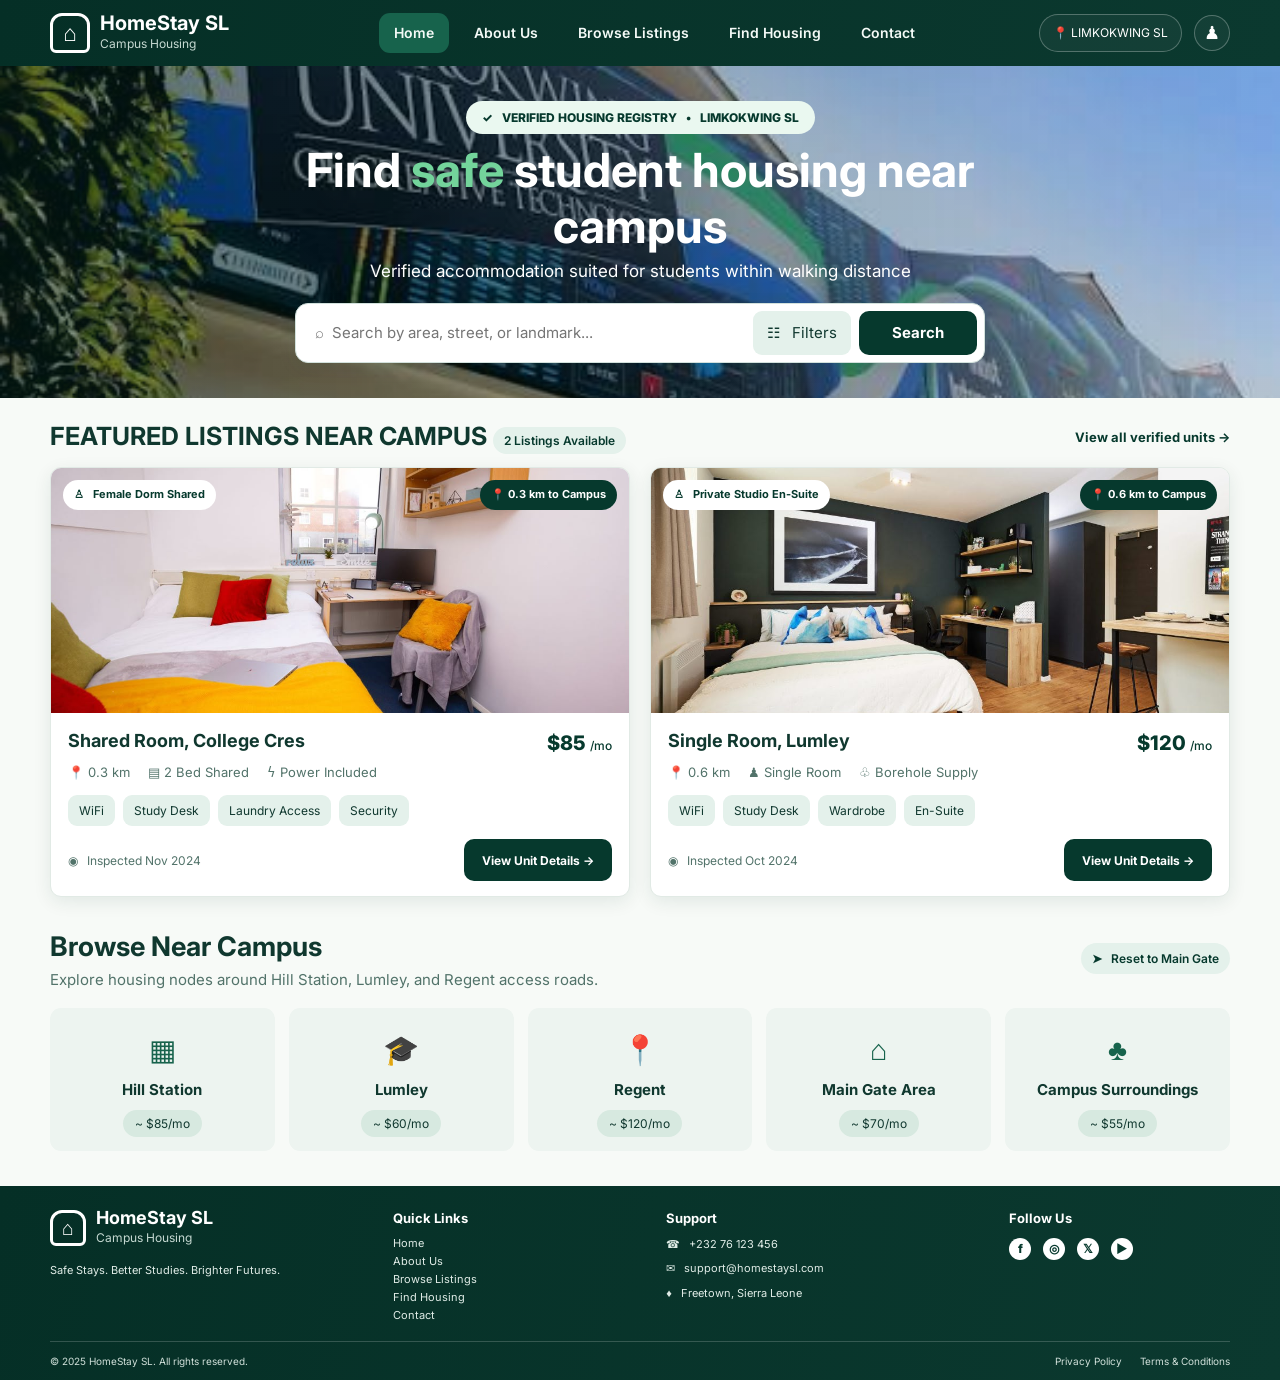
<file: index.html>
<!doctype html>
<html lang="en">
<head>
  <meta charset="utf-8">
  <meta name="viewport" content="width=device-width, initial-scale=1">
  <title>HomeStay SL | Campus Housing</title>
  <link rel="stylesheet" href="styles.css">
</head>
<body>
  <header class="site-header">
    <nav class="navbar container" aria-label="Main navigation">
      <a class="brand" href="index.html">
        <span class="brand-mark">⌂</span>
        <span class="brand-copy"><strong>HomeStay SL</strong><span>Campus Housing</span></span>
      </a>
      <div class="nav-links">
        <a class="active" href="index.html">Home</a>
        <a href="about.html">About Us</a>
        <a href="listings.html">Browse Listings</a>
        <a href="find-housing.html">Find Housing</a>
        <a href="contact.html">Contact</a>
      </div>
      <div class="nav-actions">
        <span class="campus-pill">📍 LIMKOKWING SL</span>
        <span class="user-icon">♟</span>
      </div>
    </nav>
  </header>

  <main>
    <section class="home-hero">
      <div class="hero-content">
        <span class="hero-badge">✓ &nbsp; VERIFIED HOUSING REGISTRY &nbsp; • &nbsp; LIMKOKWING SL</span>
        <h1>Find <span>safe</span> student housing near campus</h1>
        <p>Verified accommodation suited for students within walking distance</p>
        <form class="search-bar" action="listings.html">
          <input aria-label="Search location" placeholder="⌕  Search by area, street, or landmark...">
          <button class="filter-button" type="button">☷ &nbsp; Filters</button>
          <button class="btn" type="submit">Search</button>
        </form>
      </div>
    </section>

    <section class="home-section container">
      <div class="section-heading">
        <h2>FEATURED LISTINGS NEAR CAMPUS <span class="tag">2 Listings Available</span></h2>
        <a href="listings.html">View all verified units →</a>
      </div>

      <div class="listing-grid">
        <article class="listing-card">
          <div class="listing-image">
            <img src="./image/WhatsApp Image 2026-10-24 at 9.28.36 AM.jpeg" alt="Shared student bedroom">
            <span class="image-label">♙ &nbsp; Female Dorm Shared</span>
            <span class="image-label right">📍 0.3 km to Campus</span>
          </div>
          <div class="listing-content">
            <div class="listing-title-row">
              <h3>Shared Room, College Cres</h3>
              <div class="price">$85 <small>/mo</small></div>
            </div>
            <div class="listing-meta"><span>📍 0.3 km</span><span>▤ 2 Bed Shared</span><span>ϟ Power Included</span></div>
            <div class="amenities"><span>WiFi</span><span>Study Desk</span><span>Laundry Access</span><span>Security</span></div>
            <div class="card-bottom"><span>◉ &nbsp; Inspected Nov 2024</span><a class="btn" href="listings.html">View Unit Details →</a></div>
          </div>
        </article>

        <article class="listing-card">
          <div class="listing-image">
            <img src="./image/WhatsApp Image 2026-10-24 at 9.33.35 AM.jpeg" alt="Private student studio bedroom">
            <span class="image-label">♙ &nbsp; Private Studio En-Suite</span>
            <span class="image-label right">📍 0.6 km to Campus</span>
          </div>
          <div class="listing-content">
            <div class="listing-title-row">
              <h3>Single Room, Lumley</h3>
              <div class="price">$120 <small>/mo</small></div>
            </div>
            <div class="listing-meta"><span>📍 0.6 km</span><span>♟ Single Room</span><span>♧ Borehole Supply</span></div>
            <div class="amenities"><span>WiFi</span><span>Study Desk</span><span>Wardrobe</span><span>En-Suite</span></div>
            <div class="card-bottom"><span>◉ &nbsp; Inspected Oct 2024</span><a class="btn" href="listings.html">View Unit Details →</a></div>
          </div>
        </article>
      </div>
    </section>

    <section class="browse-section container">
      <div class="browse-intro">
        <div>
          <h2>Browse Near Campus</h2>
          <p>Explore housing nodes around Hill Station, Lumley, and Regent access roads.</p>
        </div>
        <a class="tag" href="listings.html">➤ &nbsp; Reset to Main Gate</a>
      </div>
      <div class="area-grid">
        <a class="area-card" href="listings.html"><span class="area-icon">▦</span><strong>Hill Station</strong><span>~ $85/mo</span></a>
        <a class="area-card" href="listings.html"><span class="area-icon">🎓</span><strong>Lumley</strong><span>~ $60/mo</span></a>
        <a class="area-card" href="listings.html"><span class="area-icon">📍</span><strong>Regent</strong><span>~ $120/mo</span></a>
        <a class="area-card" href="listings.html"><span class="area-icon">⌂</span><strong>Main Gate Area</strong><span>~ $70/mo</span></a>
        <a class="area-card" href="listings.html"><span class="area-icon">♣</span><strong>Campus Surroundings</strong><span>~ $55/mo</span></a>
      </div>
    </section>
  </main>

  <footer class="site-footer">
    <div class="footer-main container">
      <div>
        <a class="brand footer-brand" href="index.html"><span class="brand-mark">⌂</span><span class="brand-copy"><strong>HomeStay SL</strong><span>Campus Housing</span></span></a>
        <p>Safe Stays. Better Studies. Brighter Futures.</p>
      </div>
      <div class="footer-links"><h3>Quick Links</h3><a href="index.html">Home</a><a href="about.html">About Us</a><a href="listings.html">Browse Listings</a><a href="listings.html">Find Housing</a><a href="contact.html">Contact</a></div>
      <div><h3>Support</h3><p>☎ &nbsp; +232 76 123 456</p><p>✉ &nbsp; support@homestaysl.com</p><p>♦ &nbsp; Freetown, Sierra Leone</p></div>
      <div><h3>Follow Us</h3><div class="footer-socials"><a href="#">f</a><a href="#">◎</a><a href="#">𝕏</a><a href="#">▶</a></div></div>
    </div>
    <div class="footer-bottom container"><span>© 2025 HomeStay SL. All rights reserved.</span><span class="footer-policy"><a href="#">Privacy Policy</a><a href="#">Terms &amp; Conditions</a></span></div>
  </footer>
</body>
</html>
</file>
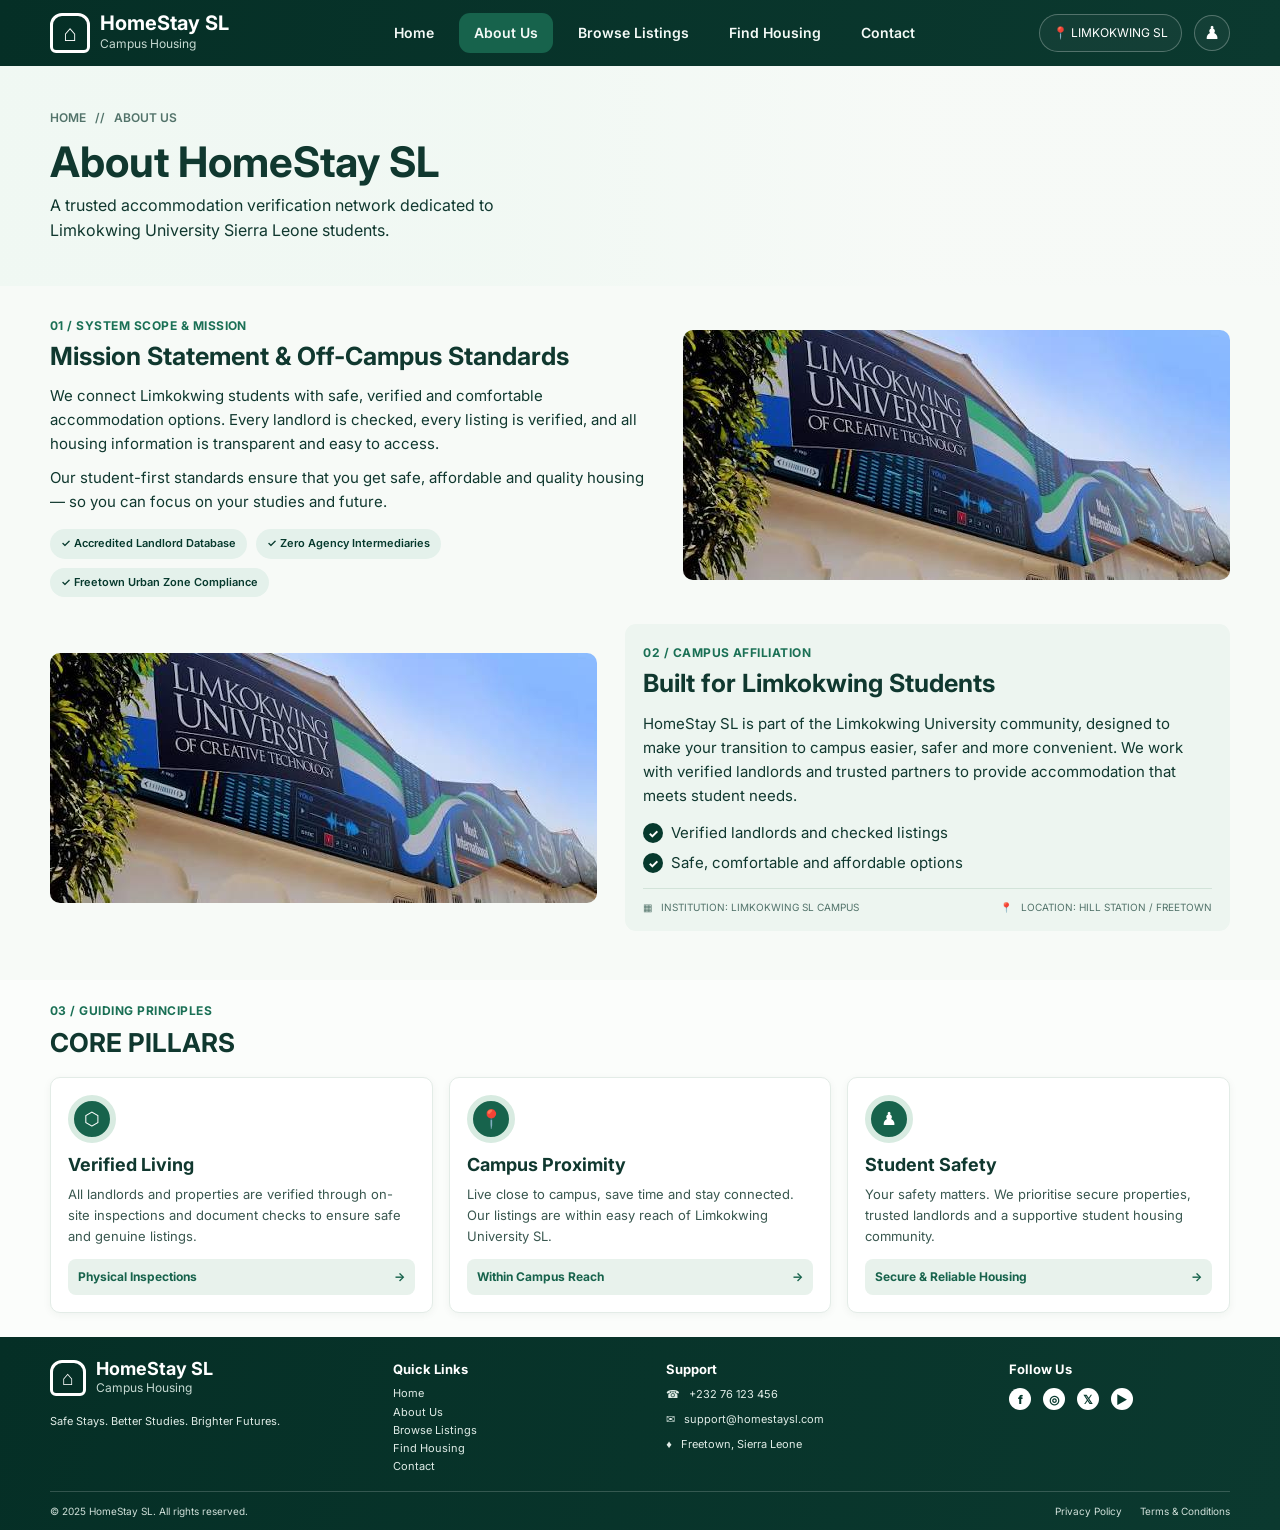
<file: about.html>
<!doctype html>
<html lang="en">
<head>
  <meta charset="utf-8">
  <meta name="viewport" content="width=device-width, initial-scale=1">
  <title>About Us | HomeStay SL</title>
  <link rel="stylesheet" href="styles.css">
</head>
<body>
  <header class="site-header">
    <nav class="navbar container" aria-label="Main navigation">
      <a class="brand" href="index.html"><span class="brand-mark">⌂</span><span class="brand-copy"><strong>HomeStay SL</strong><span>Campus Housing</span></span></a>
      <div class="nav-links">
        <a href="index.html">Home</a><a class="active" href="about.html">About Us</a><a href="listings.html">Browse Listings</a><a href="find-housing.html">Find Housing</a><a href="contact.html">Contact</a>
      </div>
      <div class="nav-actions"><span class="campus-pill">📍 LIMKOKWING SL</span><span class="user-icon">♟</span></div>
    </nav>
  </header>

  <main>
    <section class="about-banner">
      <div class="about-banner-content">
        <div class="breadcrumb">HOME &nbsp; // &nbsp; ABOUT US</div>
        <h1>About HomeStay SL</h1>
        <p>A trusted accommodation verification network dedicated to Limkokwing University Sierra Leone students.</p>
      </div>
    </section>

    <section class="about-content container">
      <div class="about-row">
        <div class="about-copy">
          <span class="eyebrow">01 / SYSTEM SCOPE &amp; MISSION</span>
          <h2>Mission Statement &amp; Off-Campus Standards</h2>
          <p>We connect Limkokwing students with safe, verified and comfortable accommodation options. Every landlord is checked, every listing is verified, and all housing information is transparent and easy to access.</p>
          <p>Our student-first standards ensure that you get safe, affordable and quality housing — so you can focus on your studies and future.</p>
          <div class="badge-row"><span class="tag">✓ Accredited Landlord Database</span><span class="tag">✓ Zero Agency Intermediaries</span><span class="tag">✓ Freetown Urban Zone Compliance</span></div>
        </div>
        <img class="about-photo" src="./image/images.jpg" alt="University residence building">
      </div>

      <div class="about-row reverse">
        <img class="about-photo" src="./image/images.jpg" alt="University campus entrance">
        <div class="affiliation-panel about-copy">
          <span class="eyebrow">02 / CAMPUS AFFILIATION</span>
          <h2>Built for Limkokwing Students</h2>
          <p>HomeStay SL is part of the Limkokwing University community, designed to make your transition to campus easier, safer and more convenient. We work with verified landlords and trusted partners to provide accommodation that meets student needs.</p>
          <ul class="check-list"><li>Verified landlords and checked listings</li><li>Safe, comfortable and affordable options</li></ul>
          <div class="panel-footer"><span>▦ &nbsp; Institution: Limkokwing SL Campus</span><span>📍 &nbsp; Location: Hill Station / Freetown</span></div>
        </div>
      </div>
    </section>

    <section class="pillars-section">
      <div class="container">
        <span class="eyebrow">03 / GUIDING PRINCIPLES</span>
        <h2>CORE PILLARS</h2>
        <div class="pillar-grid">
          <article class="pillar-card"><span class="pillar-icon">⬡</span><h3>Verified Living</h3><p>All landlords and properties are verified through on-site inspections and document checks to ensure safe and genuine listings.</p><a class="pillar-link" href="listings.html">Physical Inspections <span>→</span></a></article>
          <article class="pillar-card"><span class="pillar-icon">📍</span><h3>Campus Proximity</h3><p>Live close to campus, save time and stay connected. Our listings are within easy reach of Limkokwing University SL.</p><a class="pillar-link" href="listings.html">Within Campus Reach <span>→</span></a></article>
          <article class="pillar-card"><span class="pillar-icon">♟</span><h3>Student Safety</h3><p>Your safety matters. We prioritise secure properties, trusted landlords and a supportive student housing community.</p><a class="pillar-link" href="contact.html">Secure &amp; Reliable Housing <span>→</span></a></article>
        </div>
      </div>
    </section>
  </main>

  <footer class="site-footer">
    <div class="footer-main container">
      <div><a class="brand footer-brand" href="index.html"><span class="brand-mark">⌂</span><span class="brand-copy"><strong>HomeStay SL</strong><span>Campus Housing</span></span></a><p>Safe Stays. Better Studies. Brighter Futures.</p></div>
      <div class="footer-links"><h3>Quick Links</h3><a href="index.html">Home</a><a href="about.html">About Us</a><a href="listings.html">Browse Listings</a><a href="listings.html">Find Housing</a><a href="contact.html">Contact</a></div>
      <div><h3>Support</h3><p>☎ &nbsp; +232 76 123 456</p><p>✉ &nbsp; support@homestaysl.com</p><p>♦ &nbsp; Freetown, Sierra Leone</p></div>
      <div><h3>Follow Us</h3><div class="footer-socials"><a href="#">f</a><a href="#">◎</a><a href="#">𝕏</a><a href="#">▶</a></div></div>
    </div>
    <div class="footer-bottom container"><span>© 2025 HomeStay SL. All rights reserved.</span><span class="footer-policy"><a href="#">Privacy Policy</a><a href="#">Terms &amp; Conditions</a></span></div>
  </footer>
</body>
</html>
</file>
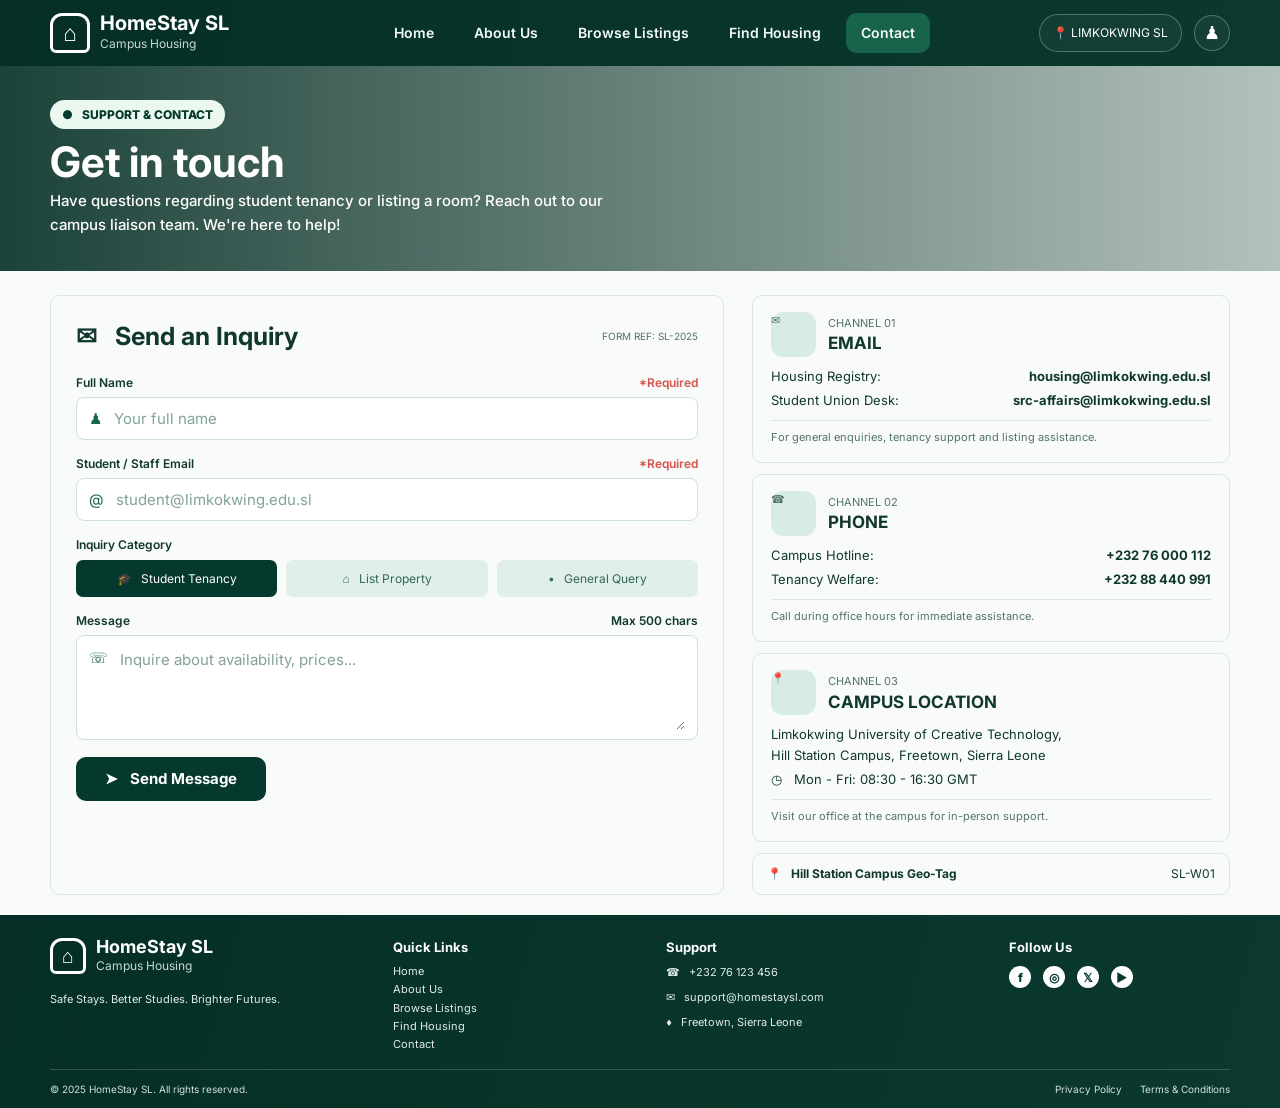
<file: contact.html>
<!doctype html>
<html lang="en">
<head>
  <meta charset="utf-8">
  <meta name="viewport" content="width=device-width, initial-scale=1">
  <title>Contact | HomeStay SL</title>
  <link rel="stylesheet" href="styles.css">
</head>
<body>
  <header class="site-header">
    <nav class="navbar container" aria-label="Main navigation">
      <a class="brand" href="index.html"><span class="brand-mark">⌂</span><span class="brand-copy"><strong>HomeStay SL</strong><span>Campus Housing</span></span></a>
      <div class="nav-links">
        <a href="index.html">Home</a><a href="about.html">About Us</a><a href="listings.html">Browse Listings</a><a href="find-housing.html">Find Housing</a><a class="active" href="contact.html">Contact</a>
      </div>
      <div class="nav-actions"><span class="campus-pill">📍 LIMKOKWING SL</span><span class="user-icon">♟</span></div>
    </nav>
  </header>

  <main>
    <section class="contact-hero">
      <div class="contact-hero-content">
        <span class="hero-badge">● &nbsp; SUPPORT &amp; CONTACT</span>
        <h1>Get in touch</h1>
        <p>Have questions regarding student tenancy or listing a room? Reach out to our campus liaison team. We're here to help!</p>
      </div>
    </section>

    <section class="contact-main container">
      <div class="contact-layout">
        <form class="inquiry-form" action="#" method="post">
          <div class="form-heading">
            <h2>✉ &nbsp; Send an Inquiry</h2>
            <span class="form-ref">Form Ref: SL-2025</span>
          </div>

          <div class="form-group">
            <label class="form-label" for="full-name"><span>Full Name</span><span class="required">*Required</span></label>
            <div class="input-wrap"><span>♟</span><input id="full-name" name="name" placeholder="Your full name" required></div>
          </div>

          <div class="form-group">
            <label class="form-label" for="email"><span>Student / Staff Email</span><span class="required">*Required</span></label>
            <div class="input-wrap"><span>@</span><input id="email" name="email" type="email" placeholder="student@limkokwing.edu.sl" required></div>
          </div>

          <div class="form-group">
            <span class="form-label">Inquiry Category</span>
            <div class="category-options">
              <label><input type="radio" name="category" value="tenancy" checked> 🎓 &nbsp; Student Tenancy</label>
              <label><input type="radio" name="category" value="listing"> ⌂ &nbsp; List Property</label>
              <label><input type="radio" name="category" value="general"> • &nbsp; General Query</label>
            </div>
          </div>

          <div class="form-group">
            <label class="form-label" for="message"><span>Message</span><span class="muted">Max 500 chars</span></label>
            <div class="input-wrap message"><span>☏</span><textarea id="message" name="message" maxlength="500" placeholder="Inquire about availability, prices..."></textarea></div>
          </div>

          <button class="btn submit-button" type="submit">➤ &nbsp; Send Message</button>
        </form>

        <aside class="contact-info">
          <article class="contact-card">
            <div class="contact-card-heading"><span class="contact-icon">✉</span><div><span>Channel 01</span><h3>EMAIL</h3></div></div>
            <div class="contact-lines"><p><span>Housing Registry:</span><strong>housing@limkokwing.edu.sl</strong></p><p><span>Student Union Desk:</span><strong>src-affairs@limkokwing.edu.sl</strong></p></div>
            <p class="contact-note">For general enquiries, tenancy support and listing assistance.</p>
          </article>

          <article class="contact-card">
            <div class="contact-card-heading"><span class="contact-icon">☎</span><div><span>Channel 02</span><h3>PHONE</h3></div></div>
            <div class="contact-lines"><p><span>Campus Hotline:</span><strong>+232 76 000 112</strong></p><p><span>Tenancy Welfare:</span><strong>+232 88 440 991</strong></p></div>
            <p class="contact-note">Call during office hours for immediate assistance.</p>
          </article>

          <article class="contact-card">
            <div class="contact-card-heading"><span class="contact-icon">📍</span><div><span>Channel 03</span><h3>CAMPUS LOCATION</h3></div></div>
            <div class="contact-lines"><p>Limkokwing University of Creative Technology,<br>Hill Station Campus, Freetown, Sierra Leone</p><p>◷ &nbsp; Mon - Fri: 08:30 - 16:30 GMT</p></div>
            <p class="contact-note">Visit our office at the campus for in-person support.</p>
          </article>

          <div class="geo-tag"><strong>📍 &nbsp; Hill Station Campus Geo-Tag</strong><span>SL-W01</span></div>
        </aside>
      </div>
    </section>
  </main>

  <footer class="site-footer">
    <div class="footer-main container">
      <div><a class="brand footer-brand" href="index.html"><span class="brand-mark">⌂</span><span class="brand-copy"><strong>HomeStay SL</strong><span>Campus Housing</span></span></a><p>Safe Stays. Better Studies. Brighter Futures.</p></div>
      <div class="footer-links"><h3>Quick Links</h3><a href="index.html">Home</a><a href="about.html">About Us</a><a href="listings.html">Browse Listings</a><a href="listings.html">Find Housing</a><a href="contact.html">Contact</a></div>
      <div><h3>Support</h3><p>☎ &nbsp; +232 76 123 456</p><p>✉ &nbsp; support@homestaysl.com</p><p>♦ &nbsp; Freetown, Sierra Leone</p></div>
      <div><h3>Follow Us</h3><div class="footer-socials"><a href="#">f</a><a href="#">◎</a><a href="#">𝕏</a><a href="#">▶</a></div></div>
    </div>
    <div class="footer-bottom container"><span>© 2025 HomeStay SL. All rights reserved.</span><span class="footer-policy"><a href="#">Privacy Policy</a><a href="#">Terms &amp; Conditions</a></span></div>
  </footer>
</body>
</html>
</file>
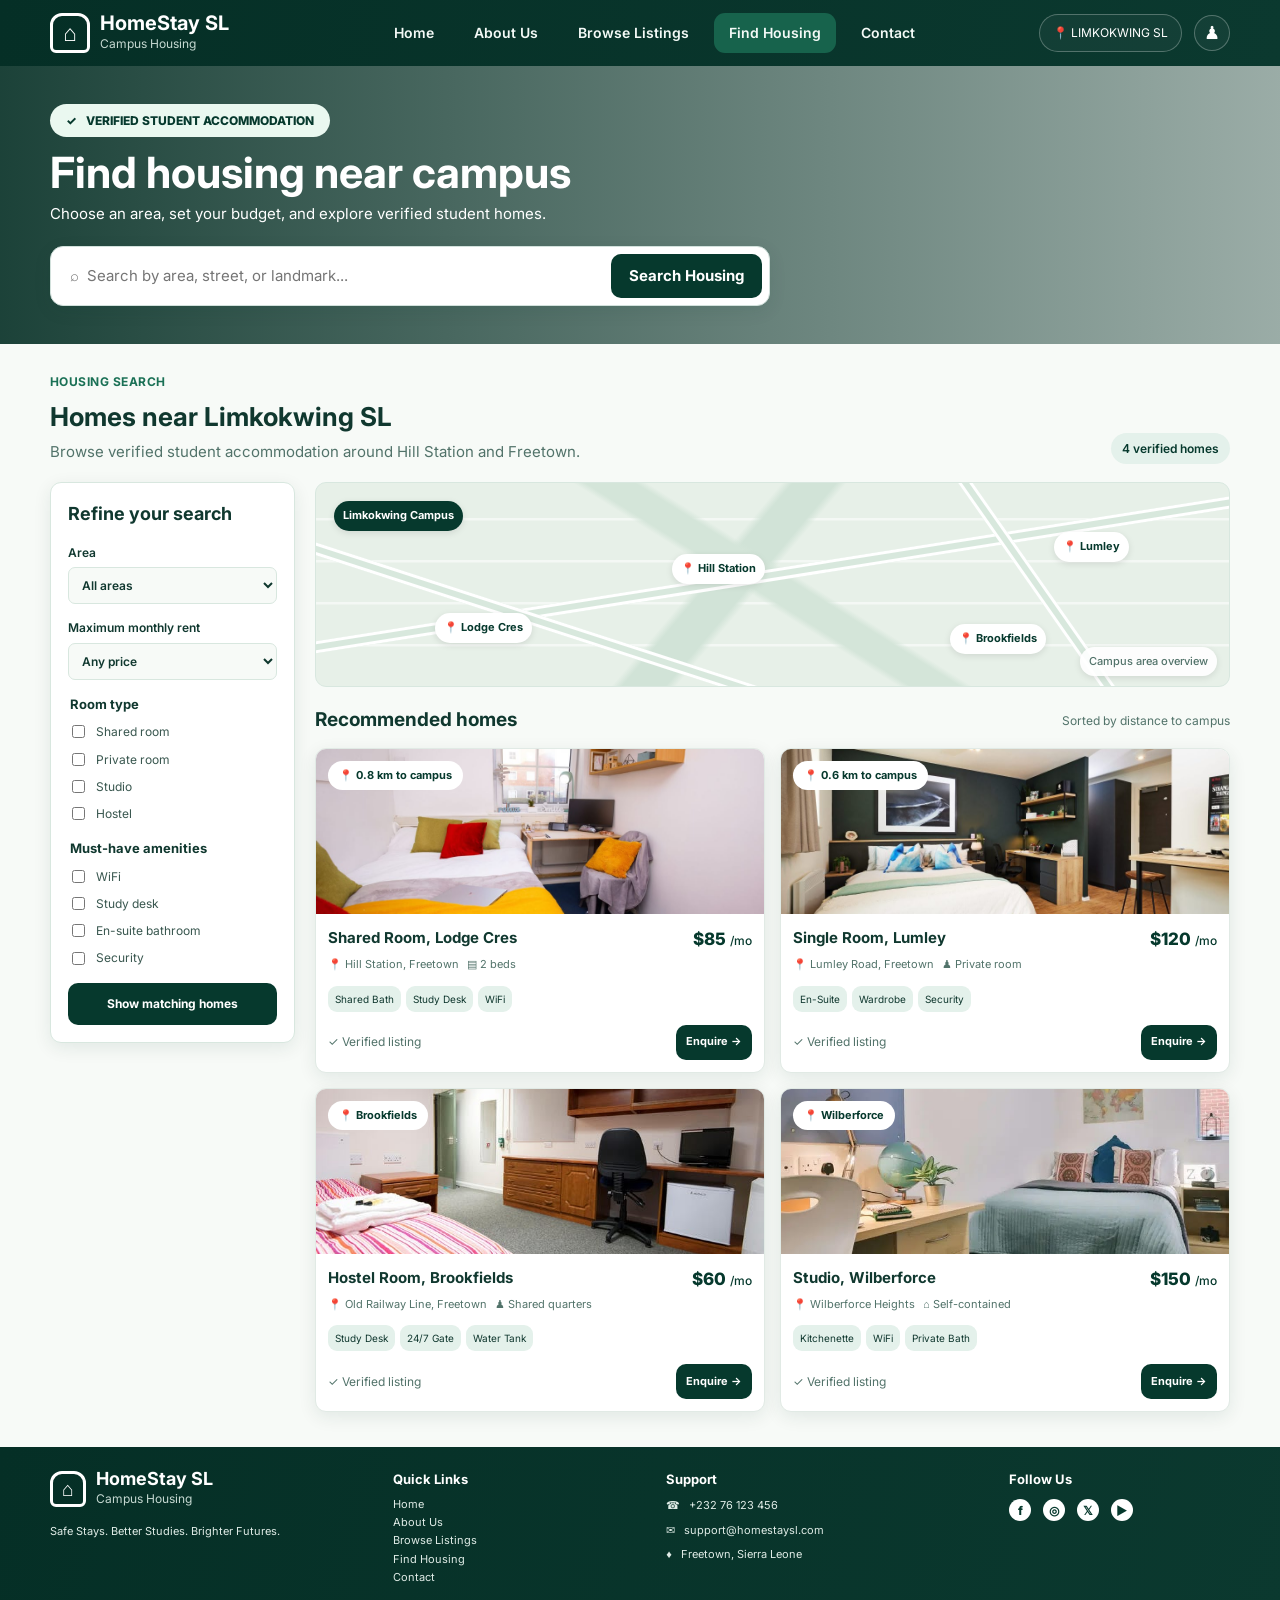
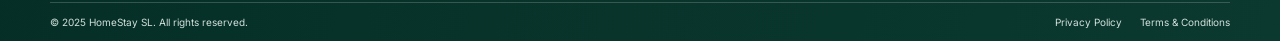
<file: find-housing.html>
<!doctype html>
<html lang="en">
<head>
  <meta charset="utf-8">
  <meta name="viewport" content="width=device-width, initial-scale=1">
  <title>Find Housing | HomeStay SL</title>
  <link rel="stylesheet" href="styles.css">
</head>
<body>
  <header class="site-header">
    <nav class="navbar container" aria-label="Main navigation">
      <a class="brand" href="index.html">
        <span class="brand-mark">⌂</span>
        <span class="brand-copy">
          <strong>HomeStay SL</strong>
          <span>Campus Housing</span>
        </span>
      </a>

      <div class="nav-links">
        <a href="index.html">Home</a>
        <a href="about.html">About Us</a>
        <a href="listings.html">Browse Listings</a>
        <a class="active" href="find-housing.html">Find Housing</a>
        <a href="contact.html">Contact</a>
      </div>

      <div class="nav-actions">
        <span class="campus-pill">📍 LIMKOKWING SL</span>
        <span class="user-icon">♟</span>
      </div>
    </nav>
  </header>

  <main>
    <section class="find-hero">
      <div class="container">
        <span class="hero-badge">✓ &nbsp; VERIFIED STUDENT ACCOMMODATION</span>
        <h1>Find housing near campus</h1>
        <p>Choose an area, set your budget, and explore verified student homes.</p>

        <form class="search-bar" action="listings.html">
          <input
            type="search"
            aria-label="Search by location"
            placeholder="⌕  Search by area, street, or landmark..."
          >
          <button class="btn" type="submit">Search Housing</button>
        </form>
      </div>
    </section>

    <section class="find-main container">
      <div class="find-heading">
        <div>
          <span class="eyebrow">HOUSING SEARCH</span>
          <h2>Homes near Limkokwing SL</h2>
          <p>Browse verified student accommodation around Hill Station and Freetown.</p>
        </div>
        <span class="tag">4 verified homes</span>
      </div>

      <div class="find-layout">
        <aside class="find-filters">
          <h3>Refine your search</h3>

          <label class="find-field">
            <span>Area</span>
            <select>
              <option>All areas</option>
              <option>Hill Station</option>
              <option>Lumley</option>
              <option>Brookfields</option>
              <option>Wilberforce</option>
            </select>
          </label>

          <label class="find-field">
            <span>Maximum monthly rent</span>
            <select>
              <option>Any price</option>
              <option>Up to $75</option>
              <option>Up to $100</option>
              <option>Up to $150</option>
            </select>
          </label>

          <fieldset class="find-checks">
            <legend>Room type</legend>
            <label><input type="checkbox"> Shared room</label>
            <label><input type="checkbox"> Private room</label>
            <label><input type="checkbox"> Studio</label>
            <label><input type="checkbox"> Hostel</label>
          </fieldset>

          <fieldset class="find-checks">
            <legend>Must-have amenities</legend>
            <label><input type="checkbox"> WiFi</label>
            <label><input type="checkbox"> Study desk</label>
            <label><input type="checkbox"> En-suite bathroom</label>
            <label><input type="checkbox"> Security</label>
          </fieldset>

          <a class="btn find-filter-button" href="listings.html">Show matching homes</a>
        </aside>

        <div class="find-results">
          <div class="find-map">
            <div class="map-road road-one"></div>
            <div class="map-road road-two"></div>
            <div class="map-road road-three"></div>
            <span class="map-campus">Limkokwing Campus</span>
            <span class="map-pin pin-one">📍 Hill Station</span>
            <span class="map-pin pin-two">📍 Lodge Cres</span>
            <span class="map-pin pin-three">📍 Lumley</span>
            <span class="map-pin pin-four">📍 Brookfields</span>
            <span class="map-caption">Campus area overview</span>
          </div>

          <div class="find-result-heading">
            <h3>Recommended homes</h3>
            <span>Sorted by distance to campus</span>
          </div>

          <div class="find-listings">
            <article class="listing-card">
              <div class="listing-image">
                <img
                  src="./image/WhatsApp Image 2026-10-24 at 9.28.36 AM.jpeg"
                  alt="Shared student bedroom"
                >
                <span class="image-label">📍 0.8 km to campus</span>
              </div>
              <div class="listing-content">
                <div class="listing-title-row">
                  <h3>Shared Room, Lodge Cres</h3>
                  <div class="price">$85 <small>/mo</small></div>
                </div>
                <div class="listing-meta">
                  <span>📍 Hill Station, Freetown</span>
                  <span>▤ 2 beds</span>
                </div>
                <div class="amenities">
                  <span>Shared Bath</span>
                  <span>Study Desk</span>
                  <span>WiFi</span>
                </div>
                <div class="card-bottom">
                  <span>✓ Verified listing</span>
                  <a class="btn" href="contact.html">Enquire →</a>
                </div>
              </div>
            </article>

            <article class="listing-card">
              <div class="listing-image">
                <img
                  src="./image/WhatsApp Image 2026-10-24 at 9.33.35 AM.jpeg"
                  alt="Private student room"
                >
                <span class="image-label">📍 0.6 km to campus</span>
              </div>
              <div class="listing-content">
                <div class="listing-title-row">
                  <h3>Single Room, Lumley</h3>
                  <div class="price">$120 <small>/mo</small></div>
                </div>
                <div class="listing-meta">
                  <span>📍 Lumley Road, Freetown</span>
                  <span>♟ Private room</span>
                </div>
                <div class="amenities">
                  <span>En-Suite</span>
                  <span>Wardrobe</span>
                  <span>Security</span>
                </div>
                <div class="card-bottom">
                  <span>✓ Verified listing</span>
                  <a class="btn" href="contact.html">Enquire →</a>
                </div>
              </div>
            </article>

            <article class="listing-card">
              <div class="listing-image">
                <img
                  src="./image/WhatsApp Image 2026-10-24 at 9.33.36 AM.jpeg"
                  alt="Budget student hostel room"
                >
                <span class="image-label">📍 Brookfields</span>
              </div>
              <div class="listing-content">
                <div class="listing-title-row">
                  <h3>Hostel Room, Brookfields</h3>
                  <div class="price">$60 <small>/mo</small></div>
                </div>
                <div class="listing-meta">
                  <span>📍 Old Railway Line, Freetown</span>
                  <span>♟ Shared quarters</span>
                </div>
                <div class="amenities">
                  <span>Study Desk</span>
                  <span>24/7 Gate</span>
                  <span>Water Tank</span>
                </div>
                <div class="card-bottom">
                  <span>✓ Verified listing</span>
                  <a class="btn" href="contact.html">Enquire →</a>
                </div>
              </div>
            </article>

            <article class="listing-card">
              <div class="listing-image">
                <img
                  src="./image/WhatsApp Image 2026-10-24 at 9.46.55 AM.jpeg"
                  alt="Self-contained studio apartment"
                >
                <span class="image-label">📍 Wilberforce</span>
              </div>
              <div class="listing-content">
                <div class="listing-title-row">
                  <h3>Studio, Wilberforce</h3>
                  <div class="price">$150 <small>/mo</small></div>
                </div>
                <div class="listing-meta">
                  <span>📍 Wilberforce Heights</span>
                  <span>⌂ Self-contained</span>
                </div>
                <div class="amenities">
                  <span>Kitchenette</span>
                  <span>WiFi</span>
                  <span>Private Bath</span>
                </div>
                <div class="card-bottom">
                  <span>✓ Verified listing</span>
                  <a class="btn" href="contact.html">Enquire →</a>
                </div>
              </div>
            </article>
          </div>
        </div>
      </div>
    </section>
  </main>

  <footer class="site-footer">
    <div class="footer-main container">
      <div>
        <a class="brand footer-brand" href="index.html">
          <span class="brand-mark">⌂</span>
          <span class="brand-copy">
            <strong>HomeStay SL</strong>
            <span>Campus Housing</span>
          </span>
        </a>
        <p>Safe Stays. Better Studies. Brighter Futures.</p>
      </div>

      <div class="footer-links">
        <h3>Quick Links</h3>
        <a href="index.html">Home</a>
        <a href="about.html">About Us</a>
        <a href="listings.html">Browse Listings</a>
        <a href="find-housing.html">Find Housing</a>
        <a href="contact.html">Contact</a>
      </div>

      <div>
        <h3>Support</h3>
        <p>☎ &nbsp; +232 76 123 456</p>
        <p>✉ &nbsp; support@homestaysl.com</p>
        <p>♦ &nbsp; Freetown, Sierra Leone</p>
      </div>

      <div>
        <h3>Follow Us</h3>
        <div class="footer-socials">
          <a href="#">f</a><a href="#">◎</a><a href="#">𝕏</a><a href="#">▶</a>
        </div>
      </div>
    </div>

    <div class="footer-bottom container">
      <span>© 2025 HomeStay SL. All rights reserved.</span>
      <span class="footer-policy">
        <a href="#">Privacy Policy</a>
        <a href="#">Terms &amp; Conditions</a>
      </span>
    </div>
  </footer>
</body>
</html>
</file>
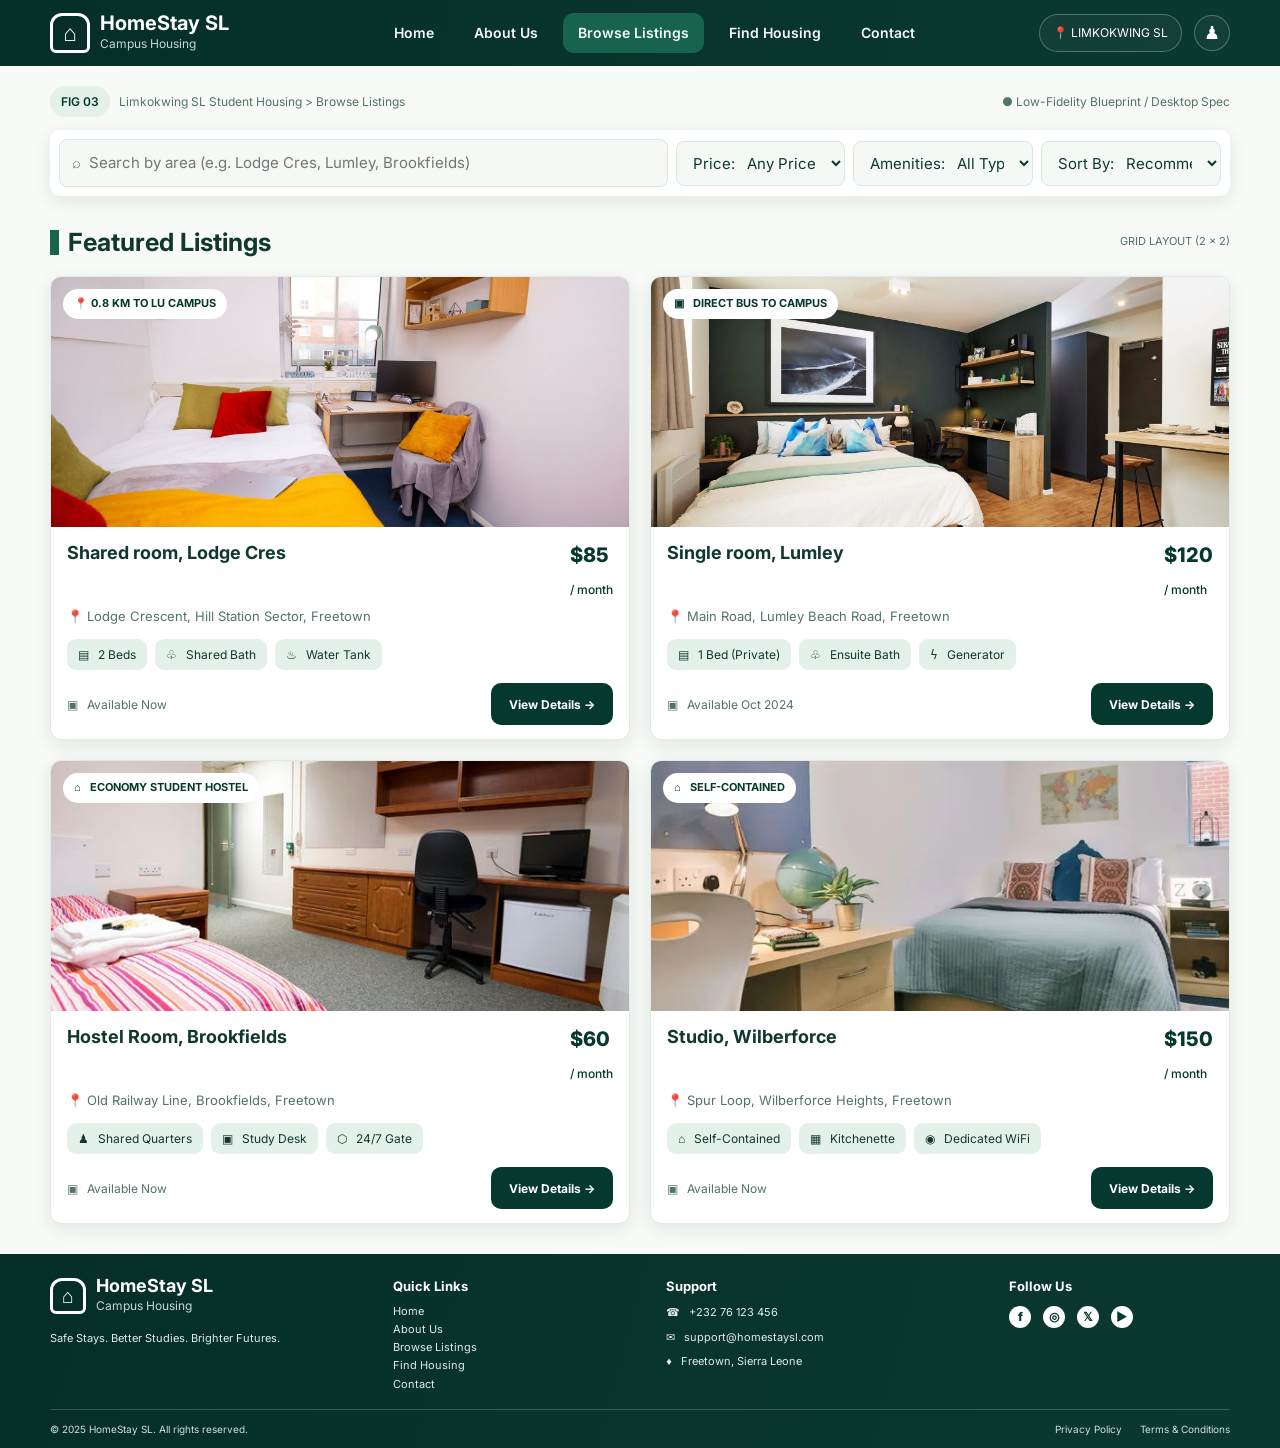
<file: listings.html>
<!doctype html>
<html lang="en">
<head>
  <meta charset="utf-8">
  <meta name="viewport" content="width=device-width, initial-scale=1">
  <title>Browse Listings | HomeStay SL</title>
  <link rel="stylesheet" href="styles.css">
</head>
<body>
  <header class="site-header">
    <nav class="navbar container" aria-label="Main navigation">
      <a class="brand" href="index.html"><span class="brand-mark">⌂</span><span class="brand-copy"><strong>HomeStay SL</strong><span>Campus Housing</span></span></a>
      <div class="nav-links">
        <a href="index.html">Home</a><a href="about.html">About Us</a><a class="active" href="listings.html">Browse Listings</a><a href="./find-housing.html">Find Housing</a><a href="contact.html">Contact</a>
      </div>
      <div class="nav-actions"><span class="campus-pill">📍 LIMKOKWING SL</span><span class="user-icon">♟</span></div>
    </nav>
  </header>

  <main class="listings-main container">
    <div class="listing-crumb-row">
      <span><span class="tag">FIG 03</span> &nbsp; Limkokwing SL Student Housing &gt; Browse Listings</span>
      <span>● Low-Fidelity Blueprint / Desktop Spec</span>
    </div>

    <form class="filter-bar">
      <input aria-label="Search listings" placeholder="⌕  Search by area (e.g. Lodge Cres, Lumley, Brookfields)">
      <select aria-label="Filter by price"><option>Price: &nbsp; Any Price</option><option>$50 - $100</option><option>$100 - $150</option></select>
      <select aria-label="Filter by amenities"><option>Amenities: &nbsp; All Types</option><option>WiFi</option><option>Study Desk</option></select>
      <select aria-label="Sort listings"><option>Sort By: &nbsp; Recommended</option><option>Price: Low to High</option><option>Price: High to Low</option></select>
    </form>

    <div class="featured-heading">
      <h1>Featured Listings</h1>
      <span>Grid Layout (2 × 2)</span>
    </div>

    <div class="listings-grid">
      <article class="listing-card">
        <div class="listing-image">
          <img src="./image/WhatsApp Image 2026-10-24 at 9.28.36 AM.jpeg" alt="Shared room in a student residence">
          <span class="image-label">📍 0.8 KM TO LU CAMPUS</span>
        </div>
        <div class="listing-content">
          <div class="listing-title-row"><h2>Shared room, Lodge Cres</h2><div class="price">$85<small><br>/ month</small></div></div>
          <div class="listing-meta"><span>📍 Lodge Crescent, Hill Station Sector, Freetown</span></div>
          <div class="amenities"><span>▤ &nbsp; 2 Beds</span><span>♧ &nbsp; Shared Bath</span><span>♨ &nbsp; Water Tank</span></div>
          <div class="card-bottom"><span>▣ &nbsp; Available Now</span><a class="btn" href="contact.html">View Details →</a></div>
        </div>
      </article>

      <article class="listing-card">
        <div class="listing-image">
          <img src="./image/WhatsApp Image 2026-10-24 at 9.33.35 AM.jpeg" alt="Private room with ensuite bathroom">
          <span class="image-label">▣ &nbsp; DIRECT BUS TO CAMPUS</span>
        </div>
        <div class="listing-content">
          <div class="listing-title-row"><h2>Single room, Lumley</h2><div class="price">$120<small><br>/ month</small></div></div>
          <div class="listing-meta"><span>📍 Main Road, Lumley Beach Road, Freetown</span></div>
          <div class="amenities"><span>▤ &nbsp; 1 Bed (Private)</span><span>♧ &nbsp; Ensuite Bath</span><span>ϟ &nbsp; Generator</span></div>
          <div class="card-bottom"><span>▣ &nbsp; Available Oct 2024</span><a class="btn" href="contact.html">View Details →</a></div>
        </div>
      </article>

      <article class="listing-card">
        <div class="listing-image">
          <img src="./image/WhatsApp Image 2026-10-24 at 9.33.36 AM.jpeg" alt="Affordable student hostel bedroom">
          <span class="image-label">⌂ &nbsp; ECONOMY STUDENT HOSTEL</span>
        </div>
        <div class="listing-content">
          <div class="listing-title-row"><h2>Hostel Room, Brookfields</h2><div class="price">$60<small><br>/ month</small></div></div>
          <div class="listing-meta"><span>📍 Old Railway Line, Brookfields, Freetown</span></div>
          <div class="amenities"><span>♟ &nbsp; Shared Quarters</span><span>▣ &nbsp; Study Desk</span><span>⬡ &nbsp; 24/7 Gate</span></div>
          <div class="card-bottom"><span>▣ &nbsp; Available Now</span><a class="btn" href="contact.html">View Details →</a></div>
        </div>
      </article>

      <article class="listing-card">
        <div class="listing-image">
          <img src="./image/WhatsApp Image 2026-10-24 at 9.46.55 AM.jpeg" alt="Self-contained studio apartment">
          <span class="image-label">⌂ &nbsp; SELF-CONTAINED</span>
        </div>
        <div class="listing-content">
          <div class="listing-title-row"><h2>Studio, Wilberforce</h2><div class="price">$150<small><br>/ month</small></div></div>
          <div class="listing-meta"><span>📍 Spur Loop, Wilberforce Heights, Freetown</span></div>
          <div class="amenities"><span>⌂ &nbsp; Self-Contained</span><span>▦ &nbsp; Kitchenette</span><span>◉ &nbsp; Dedicated WiFi</span></div>
          <div class="card-bottom"><span>▣ &nbsp; Available Now</span><a class="btn" href="contact.html">View Details →</a></div>
        </div>
      </article>
    </div>
  </main>

  <footer class="site-footer">
    <div class="footer-main container">
      <div><a class="brand footer-brand" href="index.html"><span class="brand-mark">⌂</span><span class="brand-copy"><strong>HomeStay SL</strong><span>Campus Housing</span></span></a><p>Safe Stays. Better Studies. Brighter Futures.</p></div>
      <div class="footer-links"><h3>Quick Links</h3><a href="index.html">Home</a><a href="about.html">About Us</a><a href="listings.html">Browse Listings</a><a href="listings.html">Find Housing</a><a href="contact.html">Contact</a></div>
      <div><h3>Support</h3><p>☎ &nbsp; +232 76 123 456</p><p>✉ &nbsp; support@homestaysl.com</p><p>♦ &nbsp; Freetown, Sierra Leone</p></div>
      <div><h3>Follow Us</h3><div class="footer-socials"><a href="#">f</a><a href="#">◎</a><a href="#">𝕏</a><a href="#">▶</a></div></div>
    </div>
    <div class="footer-bottom container"><span>© 2025 HomeStay SL. All rights reserved.</span><span class="footer-policy"><a href="#">Privacy Policy</a><a href="#">Terms &amp; Conditions</a></span></div>
  </footer>
</body>
</html>
</file>
<file: styles.css>
@import url("https://fonts.googleapis.com/css2?family=Inter:wght@400;500;600;700;800&display=swap");

:root {
  --green: #06392d;
  --green-dark: #052d25;
  --green-light: #e4f1eb;
  --mint: #cfe7dc;
  --text: #10382f;
  --muted: #52736a;
  --paper: #f7faf7;
  --white: #fff;
  --border: #d8e7df;
  --shadow: 0 5px 18px rgba(13, 55, 43, 0.09);
}

* {
  box-sizing: border-box;
}

html {
  scroll-behavior: smooth;
}

body {
  margin: 0;
  color: var(--text);
  background: var(--paper);
  font-family: "Inter", Arial, sans-serif;
  font-size: 15px;
  line-height: 1.6;
}

a {
  color: inherit;
  text-decoration: none;
}

button,
input,
textarea,
select {
  font: inherit;
}

button,
select {
  cursor: pointer;
}

img {
  display: block;
  max-width: 100%;
}

.container {
  width: min(1180px, calc(100% - 64px));
  margin-inline: auto;
}

/* Header */

.site-header {
  position: relative;
  z-index: 5;
  color: var(--white);
  background: linear-gradient(100deg, #052f26, #0b392f);
}

.navbar {
  min-height: 66px;
  display: flex;
  align-items: center;
  justify-content: space-between;
  gap: 24px;
}

.brand {
  display: inline-flex;
  align-items: center;
  gap: 10px;
  min-width: 220px;
  color: var(--white);
}

.brand-mark {
  width: 40px;
  height: 40px;
  display: grid;
  place-items: center;
  border: 3px solid white;
  border-radius: 12px 12px 6px 6px;
  font-size: 23px;
  line-height: 1;
}

.brand-copy strong {
  display: block;
  font-size: 20px;
  line-height: 1.1;
}

.brand-copy span {
  display: block;
  color: #c6d9d2;
  font-size: 12px;
}

.nav-links {
  display: flex;
  align-items: center;
  gap: 10px;
}

.nav-links a {
  padding: 9px 15px;
  border-radius: 11px;
  color: #f4faf7;
  font-size: 14px;
  font-weight: 600;
  white-space: nowrap;
}

.nav-links a:hover,
.nav-links a.active {
  background: #17634c;
}

.nav-actions {
  display: flex;
  align-items: center;
  gap: 12px;
}

.campus-pill,
.user-icon {
  display: inline-flex;
  align-items: center;
  justify-content: center;
  border: 1px solid rgba(255, 255, 255, 0.27);
  color: white;
  background: rgba(255, 255, 255, 0.04);
}

.campus-pill {
  gap: 8px;
  padding: 8px 13px;
  border-radius: 24px;
  font-size: 12px;
  white-space: nowrap;
}

.user-icon {
  width: 36px;
  height: 36px;
  border-radius: 50%;
  font-size: 18px;
}

/* Buttons and small labels */

.btn {
  display: inline-flex;
  align-items: center;
  justify-content: center;
  gap: 9px;
  min-height: 42px;
  padding: 10px 18px;
  border: 0;
  border-radius: 10px;
  color: white;
  background: var(--green);
  font-weight: 700;
}

.btn:hover {
  background: #0d5945;
}

.eyebrow {
  color: #1a7055;
  font-size: 12px;
  font-weight: 700;
  letter-spacing: 0.04em;
  text-transform: uppercase;
}

.tag {
  display: inline-flex;
  align-items: center;
  gap: 7px;
  padding: 6px 11px;
  border-radius: 20px;
  color: var(--green);
  background: var(--green-light);
  font-size: 12px;
  font-weight: 600;
}

/* Home page */

.home-hero {
  min-height: 310px;
  display: grid;
  place-items: center;
  color: white;
  text-align: center;
  background:
    linear-gradient(90deg, rgba(2, 39, 31, 0.45), rgba(2, 39, 31, 0.13)),
    url("./image/images.jpg")
      center 48% / cover;
}

.hero-content {
  width: min(850px, calc(100% - 36px));
  padding: 35px 0;
}

.hero-badge {
  display: inline-block;
  padding: 7px 16px;
  border-radius: 24px;
  color: var(--green);
  background: #eaf8f0;
  font-size: 12px;
  font-weight: 800;
}

.home-hero h1 {
  margin: 8px 0 2px;
  font-size: clamp(32px, 4vw, 47px);
  line-height: 1.18;
}

.home-hero h1 span {
  color: #73d49b;
}

.home-hero p {
  margin: 5px 0 18px;
  font-size: 17px;
}

.search-bar {
  display: flex;
  align-items: center;
  gap: 8px;
  max-width: 690px;
  margin: 18px auto 0;
  padding: 7px;
  border: 1px solid #d2e1dc;
  border-radius: 13px;
  background: white;
  box-shadow: var(--shadow);
}

.search-bar input {
  min-width: 0;
  flex: 1;
  padding: 10px 12px;
  border: 0;
  outline: 0;
  color: var(--text);
}

.search-bar .filter-button {
  padding: 10px 14px;
  border: 0;
  border-radius: 9px;
  color: var(--text);
  background: var(--green-light);
}

.search-bar .btn {
  min-width: 118px;
}

.home-section {
  padding: 23px 0 18px;
}

.section-heading {
  display: flex;
  align-items: center;
  justify-content: space-between;
  gap: 16px;
  margin-bottom: 13px;
}

.section-heading h2 {
  margin: 0;
  font-size: 25px;
  line-height: 1.25;
}

.section-heading a {
  color: var(--green);
  font-size: 13px;
  font-weight: 700;
}

.listing-grid {
  display: grid;
  grid-template-columns: repeat(2, minmax(0, 1fr));
  gap: 20px;
}

.listing-card {
  overflow: hidden;
  border: 1px solid #e1eae5;
  border-radius: 11px;
  background: white;
  box-shadow: var(--shadow);
}

.listing-image {
  position: relative;
  height: 245px;
  background: #dce8e2;
}

.listing-image img {
  width: 100%;
  height: 100%;
  object-fit: cover;
}

.image-label {
  position: absolute;
  top: 12px;
  left: 12px;
  padding: 6px 11px;
  border-radius: 20px;
  color: var(--green);
  background: white;
  font-size: 11px;
  font-weight: 700;
}

.image-label.right {
  right: 12px;
  left: auto;
  color: white;
  background: var(--green);
}

.listing-content {
  padding: 14px 17px 15px;
}

.listing-title-row {
  display: flex;
  justify-content: space-between;
  gap: 10px;
}

.listing-title-row h3 {
  margin: 0;
  font-size: 18px;
}

.price {
  color: var(--green);
  font-size: 20px;
  font-weight: 800;
  white-space: nowrap;
}

.price small {
  font-size: 12px;
  font-weight: 500;
}

.listing-meta,
.amenities,
.card-bottom {
  display: flex;
  align-items: center;
  flex-wrap: wrap;
  gap: 10px 18px;
}

.listing-meta {
  margin: 3px 0 12px;
  color: var(--muted);
  font-size: 13px;
}

.amenities {
  gap: 8px;
  margin-bottom: 13px;
}

.amenities span {
  padding: 6px 11px;
  border-radius: 9px;
  background: var(--green-light);
  font-size: 12px;
}

.card-bottom {
  justify-content: space-between;
  color: var(--muted);
  font-size: 12px;
}

.browse-section {
  padding: 10px 0 35px;
}

.browse-intro {
  display: flex;
  align-items: center;
  justify-content: space-between;
  gap: 15px;
  margin-bottom: 16px;
}

.browse-intro h2 {
  margin: 0;
  font-size: 27px;
}

.browse-intro p {
  margin: 0;
  color: var(--muted);
}

.area-grid {
  display: grid;
  grid-template-columns: repeat(5, minmax(0, 1fr));
  gap: 14px;
}

.area-card {
  padding: 19px 10px 14px;
  border-radius: 11px;
  background: #edf4f0;
  text-align: center;
}

.area-card .area-icon {
  display: block;
  color: #17634c;
  font-size: 29px;
}

.area-card strong {
  display: block;
  margin: 4px 0 8px;
}

.area-card span:last-child {
  display: inline-block;
  padding: 4px 12px;
  border-radius: 20px;
  background: #d7e9e0;
  font-size: 12px;
}

/* About page */

.about-banner {
  min-height: 220px;
  display: flex;
  align-items: center;
  background:
    linear-gradient(90deg, rgba(240, 248, 243, 0.98) 0%, rgba(240, 248, 243, 0.88) 38%, rgba(240, 248, 243, 0.05) 72%),
    url("https://images.unsplash.com/photo-1498243691581-b145c3f54a5a?auto=format&fit=crop&w=1800&q=85")
      center / cover;
}

.about-banner-content {
  width: min(1180px, calc(100% - 64px));
  margin: auto;
}

.breadcrumb {
  margin-bottom: 10px;
  color: #52736a;
  font-size: 12px;
  font-weight: 600;
}

.about-banner h1 {
  margin: 0 0 5px;
  font-size: clamp(34px, 4vw, 42px);
  line-height: 1.2;
}

.about-banner p {
  max-width: 500px;
  margin: 0;
  font-size: 16px;
}

.about-content {
  padding: 27px 0 22px;
}

.about-row {
  display: grid;
  grid-template-columns: 1.05fr 0.95fr;
  align-items: center;
  gap: 28px;
  margin-bottom: 27px;
}

.about-row.reverse {
  grid-template-columns: 0.95fr 1.05fr;
}

.about-copy h2 {
  margin: 4px 0 12px;
  font-size: 25px;
  line-height: 1.25;
}

.about-copy p {
  margin: 0 0 10px;
}

.about-photo {
  width: 100%;
  height: 250px;
  border-radius: 10px;
  object-fit: cover;
}

.badge-row {
  display: flex;
  flex-wrap: wrap;
  gap: 9px;
  margin-top: 15px;
}

.badge-row .tag {
  font-size: 11px;
}

.affiliation-panel {
  padding: 16px 18px;
  border-radius: 11px;
  background: #edf5f0;
}

.check-list {
  display: grid;
  gap: 6px;
  margin: 13px 0;
  padding: 0;
  list-style: none;
}

.check-list li::before {
  content: "✓";
  display: inline-grid;
  width: 20px;
  height: 20px;
  place-items: center;
  margin-right: 8px;
  border-radius: 50%;
  color: white;
  background: var(--green);
  font-size: 12px;
  font-weight: 800;
}

.panel-footer {
  display: flex;
  justify-content: space-between;
  gap: 12px;
  padding-top: 10px;
  border-top: 1px solid #d2e3d9;
  color: var(--muted);
  font-size: 10px;
  text-transform: uppercase;
}

.pillars-section {
  padding: 18px 0 24px;
  background: #fbfdfb;
}

.pillars-section h2 {
  margin: 0 0 14px;
  font-size: 26px;
}

.pillar-grid {
  display: grid;
  grid-template-columns: repeat(3, 1fr);
  gap: 16px;
}

.pillar-card {
  padding: 17px;
  border: 1px solid #e3ece7;
  border-radius: 10px;
  background: white;
  box-shadow: 0 2px 8px rgba(13, 55, 43, 0.05);
}

.pillar-icon {
  width: 48px;
  height: 48px;
  display: grid;
  place-items: center;
  border: 6px solid #d8ebe1;
  border-radius: 50%;
  color: white;
  background: #17634c;
  font-size: 18px;
}

.pillar-card h3 {
  margin: 8px 0 4px;
  font-size: 18px;
}

.pillar-card p {
  margin: 0 0 13px;
  color: #39574f;
  font-size: 13px;
}

.pillar-link {
  display: flex;
  justify-content: space-between;
  padding: 8px 10px;
  border-radius: 8px;
  color: #17634c;
  background: #e8f2ec;
  font-size: 12px;
  font-weight: 700;
}

/* Listings page */

.listings-main {
  padding: 20px 0 30px;
}

.listing-crumb-row {
  display: flex;
  justify-content: space-between;
  align-items: center;
  gap: 12px;
  margin-bottom: 13px;
  color: var(--muted);
  font-size: 12px;
}

.filter-bar {
  display: flex;
  align-items: center;
  gap: 8px;
  padding: 9px;
  border-radius: 10px;
  background: white;
  box-shadow: var(--shadow);
}

.filter-bar input,
.filter-bar select {
  min-width: 0;
  padding: 11px 12px;
  border: 1px solid var(--border);
  border-radius: 8px;
  color: var(--text);
  background: #f5f9f6;
}

.filter-bar input {
  flex: 1;
}

.filter-bar select {
  max-width: 180px;
}

.featured-heading {
  display: flex;
  align-items: center;
  justify-content: space-between;
  margin: 26px 0 14px;
}

.featured-heading h1 {
  margin: 0;
  font-size: 25px;
}

.featured-heading h1::before {
  content: "";
  display: inline-block;
  width: 9px;
  height: 25px;
  margin-right: 9px;
  vertical-align: -4px;
  background: #17634c;
}

.featured-heading span {
  color: var(--muted);
  font-size: 11px;
  text-transform: uppercase;
}

.listings-grid {
  display: grid;
  grid-template-columns: repeat(2, minmax(0, 1fr));
  gap: 20px;
}

.listings-grid .listing-image {
  height: 250px;
}

.listings-grid .listing-content {
  padding: 12px 16px 14px;
}

.listings-grid .listing-title-row h2 {
  margin: 0;
  font-size: 18px;
}

.listings-grid .listing-meta {
  margin-bottom: 12px;
}

/* Contact page */

.contact-hero {
  min-height: 205px;
  display: flex;
  align-items: center;
  color: white;
  background:
    linear-gradient(90deg, rgba(4, 46, 36, 0.9), rgba(4, 46, 36, 0.28)),
    url("https://images.unsplash.com/photo-1562774053-701939374585?auto=format&fit=crop&w=1800&q=85")
      center 55% / cover;
}

.contact-hero-content {
  width: min(1180px, calc(100% - 64px));
  margin: auto;
}

.contact-hero .hero-badge {
  padding: 5px 12px;
}

.contact-hero h1 {
  margin: 8px 0 2px;
  font-size: 42px;
  line-height: 1.2;
}

.contact-hero p {
  max-width: 590px;
  margin: 0;
  font-weight: 500;
}

.contact-main {
  padding: 24px 0 20px;
}

.contact-layout {
  display: grid;
  grid-template-columns: 1.2fr 0.85fr;
  gap: 28px;
}

.inquiry-form,
.contact-card,
.geo-tag {
  border: 1px solid var(--border);
  border-radius: 10px;
  background: #f8fbf9;
}

.inquiry-form {
  padding: 20px 25px;
}

.form-heading {
  display: flex;
  justify-content: space-between;
  align-items: center;
  gap: 10px;
  margin-bottom: 17px;
}

.form-heading h2 {
  margin: 0;
  font-size: 25px;
}

.form-ref {
  color: var(--muted);
  font-size: 10px;
  text-transform: uppercase;
}

.form-group {
  margin-bottom: 14px;
}

.form-label {
  display: flex;
  justify-content: space-between;
  margin-bottom: 5px;
  font-size: 12px;
  font-weight: 600;
}

.required {
  color: #d6524b;
}

.input-wrap {
  display: flex;
  align-items: center;
  gap: 10px;
  min-height: 43px;
  padding: 0 12px;
  border: 1px solid #cfe2d8;
  border-radius: 8px;
  color: #17634c;
  background: white;
}

.input-wrap input,
.input-wrap textarea {
  width: 100%;
  border: 0;
  outline: 0;
  color: var(--text);
  background: transparent;
}

.input-wrap input::placeholder,
.input-wrap textarea::placeholder {
  color: #82a297;
}

.input-wrap.message {
  align-items: flex-start;
  min-height: 105px;
  padding-top: 10px;
}

.input-wrap textarea {
  min-height: 84px;
  resize: vertical;
}

.category-options {
  display: grid;
  grid-template-columns: repeat(3, 1fr);
  gap: 9px;
}

.category-options label {
  padding: 9px 7px;
  border-radius: 7px;
  color: #35675a;
  background: #e0f0e8;
  text-align: center;
  font-size: 12px;
}

.category-options label:first-child {
  color: white;
  background: var(--green);
}

.category-options input {
  display: none;
}

.submit-button {
  min-width: 190px;
  margin-top: 3px;
}

.contact-info {
  display: grid;
  gap: 11px;
}

.contact-card {
  padding: 16px 18px;
}

.contact-card-heading {
  display: flex;
  align-items: center;
  gap: 12px;
  margin-bottom: 9px;
}

.contact-icon {
  width: 45px;
  height: 45px;
  display: grid;
  place-items: center;
  border-radius: 12px;
  color: var(--green);
  background: #d7ece2;
  font-size: 22px;
}

.contact-card-heading span {
  display: block;
  color: var(--muted);
  font-size: 11px;
  text-transform: uppercase;
}

.contact-card-heading h3 {
  margin: 0;
  font-size: 17px;
  line-height: 1.3;
}

.contact-lines {
  display: grid;
  gap: 3px;
  font-size: 13px;
}

.contact-lines p {
  display: flex;
  justify-content: space-between;
  gap: 10px;
  margin: 0;
}

.contact-lines strong {
  text-align: right;
}

.contact-note {
  margin: 9px 0 0;
  padding-top: 8px;
  border-top: 1px solid var(--border);
  color: var(--muted);
  font-size: 11px;
}

.geo-tag {
  display: flex;
  justify-content: space-between;
  padding: 10px 14px;
  font-size: 12px;
}

/* Footer */

.site-footer {
  color: white;
  background: linear-gradient(105deg, #052f26, #0b392f);
}

.footer-main {
  display: grid;
  grid-template-columns: 1.15fr 0.9fr 1.15fr 0.8fr;
  gap: 25px;
  padding: 22px 0 16px;
}

.footer-brand {
  margin-bottom: 8px;
}

.footer-brand .brand-mark {
  width: 36px;
  height: 36px;
  font-size: 20px;
}

.footer-brand .brand-copy strong {
  font-size: 18px;
}

.footer-main p {
  margin: 7px 0;
  color: #e0ece7;
  font-size: 11px;
}

.footer-main h3 {
  margin: 0 0 5px;
  font-size: 13px;
}

.footer-links a {
  display: block;
  color: #e0ece7;
  font-size: 11px;
  line-height: 1.65;
}

.footer-socials {
  display: flex;
  gap: 12px;
  margin-top: 9px;
}

.footer-socials a {
  width: 22px;
  height: 22px;
  display: grid;
  place-items: center;
  border-radius: 50%;
  color: var(--green);
  background: white;
  font-size: 12px;
  font-weight: 800;
}

.footer-bottom {
  display: flex;
  justify-content: space-between;
  gap: 15px;
  padding: 11px 0;
  border-top: 1px solid rgba(255, 255, 255, 0.18);
  color: #d1e0da;
  font-size: 10px;
}

.footer-policy {
  display: flex;
  gap: 18px;
}

/* Find Housing page */

.find-hero {
  padding: 38px 0;
  color: white;
  background:
    linear-gradient(90deg, rgba(4, 46, 36, 0.9), rgba(4, 46, 36, 0.38)),
    url("https://images.unsplash.com/photo-1562774053-701939374585?auto=format&fit=crop&w=1800&q=85")
      center 52% / cover;
}

.find-hero h1 {
  margin: 10px 0 3px;
  font-size: clamp(32px, 4vw, 43px);
  line-height: 1.2;
}

.find-hero p {
  margin: 0;
}

.find-hero .search-bar {
  margin: 20px 0 0;
  max-width: 720px;
}

.find-main {
  padding-top: 25px;
  padding-bottom: 35px;
}

.find-heading {
  display: flex;
  align-items: end;
  justify-content: space-between;
  gap: 15px;
  margin-bottom: 18px;
}

.find-heading h2 {
  margin: 3px 0;
  font-size: 26px;
}

.find-heading p {
  margin: 0;
  color: var(--muted);
}

.find-layout {
  display: grid;
  grid-template-columns: 245px minmax(0, 1fr);
  align-items: start;
  gap: 20px;
}

.find-filters {
  position: sticky;
  top: 15px;
  padding: 17px;
  border: 1px solid var(--border);
  border-radius: 11px;
  background: white;
  box-shadow: var(--shadow);
}

.find-filters h3 {
  margin: 0 0 14px;
  font-size: 18px;
}

.find-field {
  display: grid;
  gap: 5px;
  margin-bottom: 14px;
  font-size: 12px;
  font-weight: 600;
}

.find-field select {
  width: 100%;
  padding: 9px;
  border: 1px solid var(--border);
  border-radius: 7px;
  color: var(--text);
  background: #f7faf7;
}

.find-checks {
  display: grid;
  gap: 8px;
  margin: 0 0 15px;
  padding: 0;
  border: 0;
}

.find-checks legend {
  margin-bottom: 8px;
  font-size: 13px;
  font-weight: 700;
}

.find-checks label {
  display: flex;
  align-items: center;
  gap: 8px;
  color: #39574f;
  font-size: 12px;
}

.find-checks input {
  accent-color: var(--green);
}

.find-filter-button {
  width: 100%;
  font-size: 12px;
}

.find-results {
  min-width: 0;
}

.find-map {
  position: relative;
  height: 205px;
  overflow: hidden;
  border: 1px solid var(--border);
  border-radius: 11px;
  background-color: #e7f0e8;
  background-image:
    linear-gradient(32deg, transparent 47%, #d4e5d9 48%, #d4e5d9 52%, transparent 53%),
    linear-gradient(130deg, transparent 43%, #d1e3d7 44%, #d1e3d7 48%, transparent 49%),
    repeating-linear-gradient(0deg, transparent 0 39px, rgba(255,255,255,.55) 40px 42px);
}

.map-road {
  position: absolute;
  height: 12px;
  border: 3px solid white;
  border-right: 0;
  border-left: 0;
  background: #d8e8dd;
}

.road-one {
  top: 42%;
  left: -5%;
  width: 110%;
  transform: rotate(-9deg);
}

.road-two {
  top: 25%;
  left: 38%;
  width: 75%;
  transform: rotate(55deg);
}

.road-three {
  top: 73%;
  left: -10%;
  width: 80%;
  transform: rotate(18deg);
}

.map-campus,
.map-pin,
.map-caption {
  position: absolute;
  z-index: 1;
  padding: 6px 9px;
  border-radius: 20px;
  color: var(--green);
  background: white;
  box-shadow: 0 2px 7px rgba(0,0,0,.1);
  font-size: 11px;
  font-weight: 700;
}

.map-campus {
  top: 18px;
  left: 18px;
  color: white;
  background: var(--green);
}

.pin-one {
  top: 35%;
  left: 39%;
}

.pin-two {
  top: 64%;
  left: 13%;
}

.pin-three {
  top: 24%;
  right: 11%;
}

.pin-four {
  right: 20%;
  bottom: 16%;
}

.map-caption {
  right: 12px;
  bottom: 10px;
  color: var(--muted);
  background: rgba(255,255,255,.9);
  font-weight: 500;
}

.find-result-heading {
  display: flex;
  align-items: center;
  justify-content: space-between;
  gap: 12px;
  margin: 18px 0 12px;
}

.find-result-heading h3 {
  margin: 0;
  font-size: 19px;
}

.find-result-heading span {
  color: var(--muted);
  font-size: 12px;
}

.find-listings {
  display: grid;
  grid-template-columns: repeat(2, minmax(0, 1fr));
  gap: 15px;
}

.find-listings .listing-image {
  height: 165px;
}

.find-listings .listing-content {
  padding: 12px;
}

.find-listings .listing-title-row h3 {
  font-size: 15px;
}

.find-listings .price {
  font-size: 17px;
}

.find-listings .listing-meta {
  gap: 8px;
  font-size: 11px;
}

.find-listings .amenities {
  gap: 5px;
}

.find-listings .amenities span {
  padding: 5px 7px;
  font-size: 10px;
}

.find-listings .card-bottom {
  gap: 8px;
}

.find-listings .card-bottom .btn {
  min-height: 35px;
  padding: 7px 10px;
  font-size: 11px;
}
</file>
